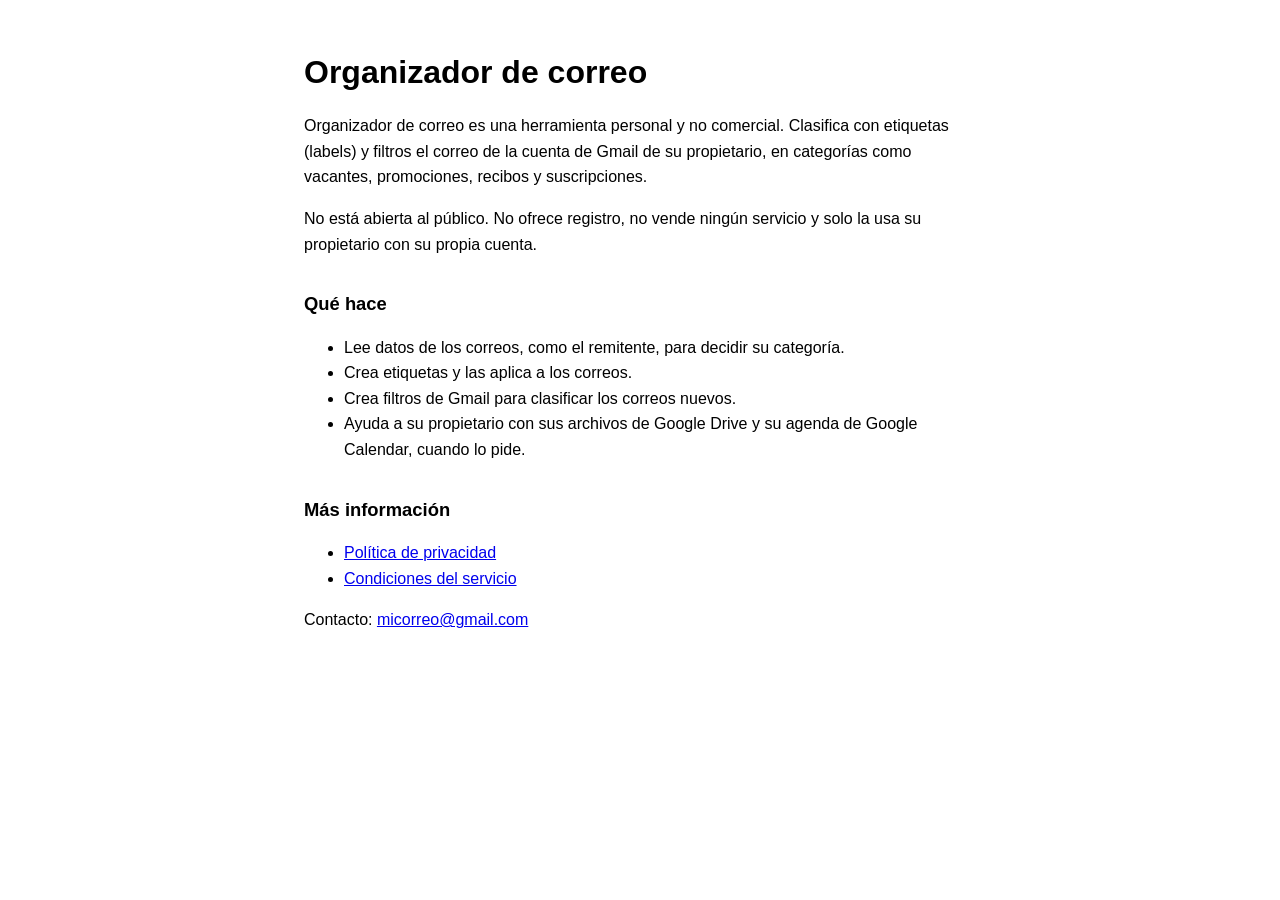
<file: index.html>
<!doctype html>
<html lang="es">
<head>
  <meta charset="utf-8">
  <meta name="viewport" content="width=device-width, initial-scale=1">
  <title>Organizador de correo</title>
  <link rel="stylesheet" href="estilos.css">
</head>
<body>
  <main>
    <h1>Organizador de correo</h1>
    <p>Organizador de correo es una herramienta personal y no comercial. Clasifica con etiquetas (labels) y filtros el correo de la cuenta de Gmail de su propietario, en categorías como vacantes, promociones, recibos y suscripciones.</p>
    <p>No está abierta al público. No ofrece registro, no vende ningún servicio y solo la usa su propietario con su propia cuenta.</p>
    <h2>Qué hace</h2>
    <ul>
      <li>Lee datos de los correos, como el remitente, para decidir su categoría.</li>
      <li>Crea etiquetas y las aplica a los correos.</li>
      <li>Crea filtros de Gmail para clasificar los correos nuevos.</li>
      <li>Ayuda a su propietario con sus archivos de Google Drive y su agenda de Google Calendar, cuando lo pide.</li>
    </ul>
    <h2>Más información</h2>
    <ul>
      <li><a href="privacy.html">Política de privacidad</a></li>
      <li><a href="terms.html">Condiciones del servicio</a></li>
    </ul>
    <p>Contacto: <a href="mailto:micorreo@gmail.com">micorreo@gmail.com</a></p>
  </main>
</body>
</html>
</file>
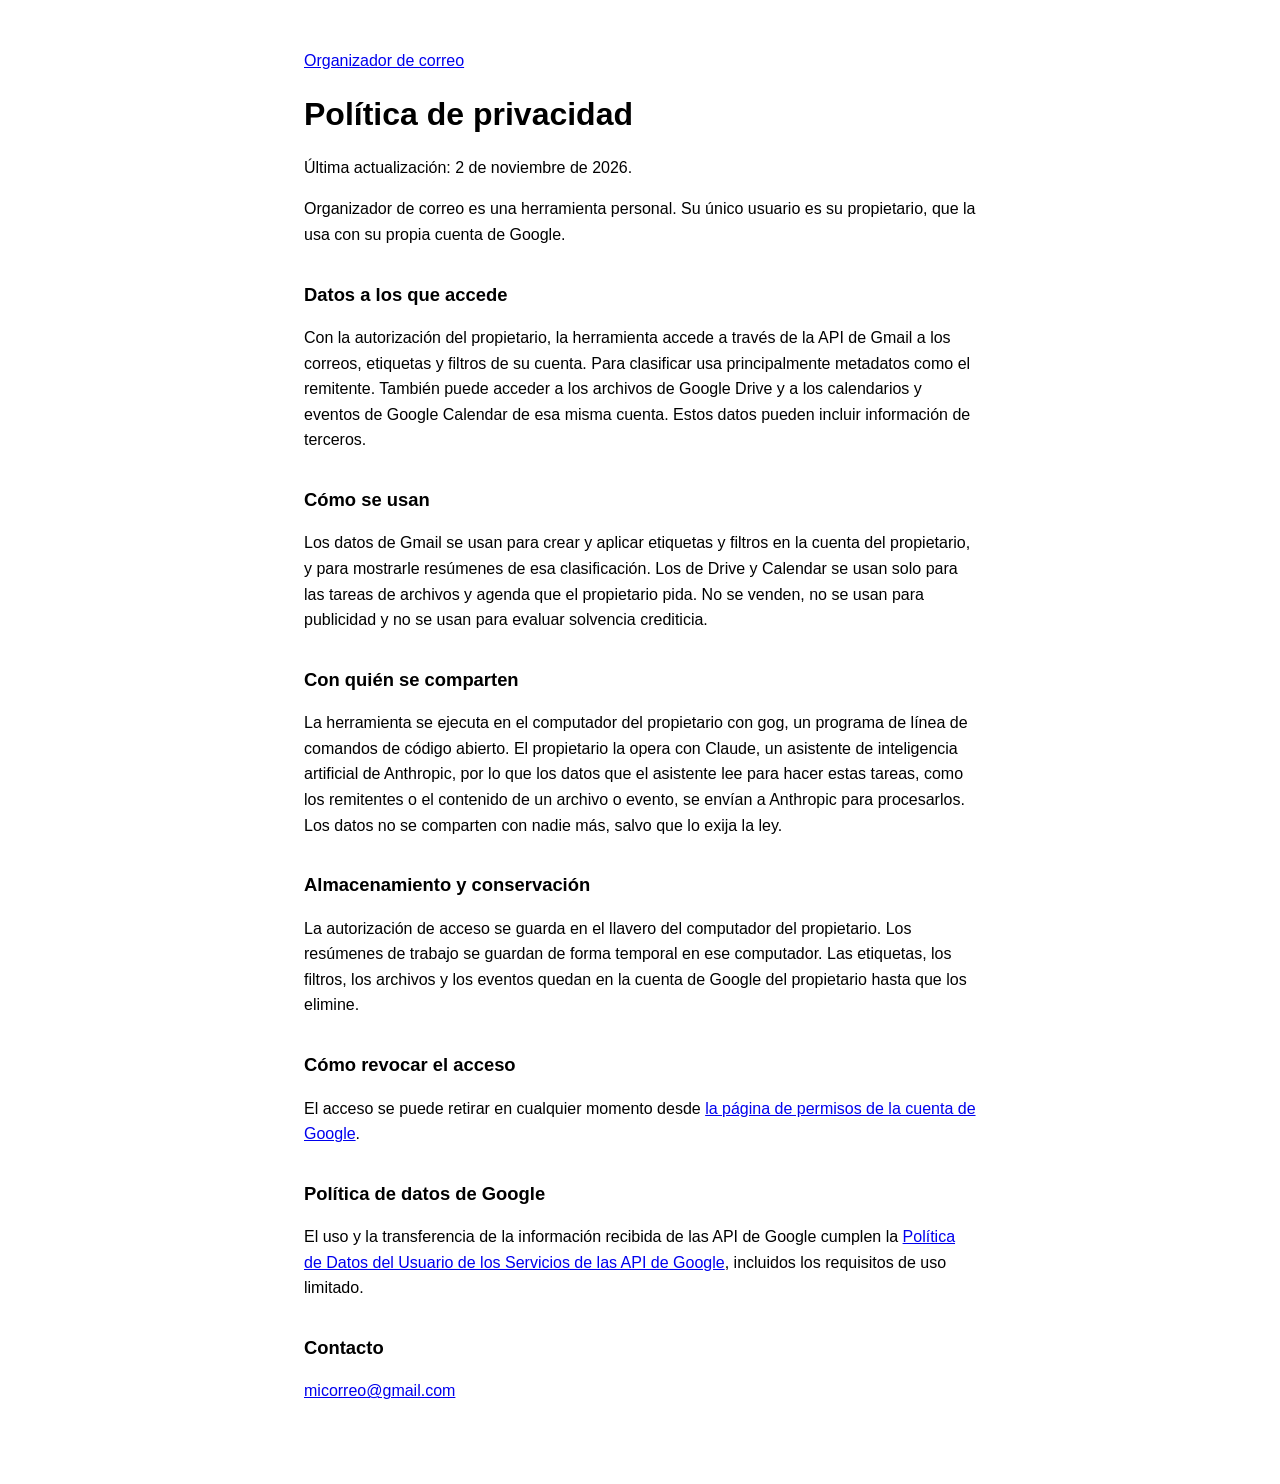
<file: privacy.html>
<!doctype html>
<html lang="es">
<head>
  <meta charset="utf-8">
  <meta name="viewport" content="width=device-width, initial-scale=1">
  <title>Política de privacidad</title>
  <link rel="stylesheet" href="estilos.css">
</head>
<body>
  <main>
    <p><a href="index.html">Organizador de correo</a></p>
    <h1>Política de privacidad</h1>
    <p>Última actualización: 2 de noviembre de 2026.</p>
    <p>Organizador de correo es una herramienta personal. Su único usuario es su propietario, que la usa con su propia cuenta de Google.</p>
    <h2>Datos a los que accede</h2>
    <p>Con la autorización del propietario, la herramienta accede a través de la API de Gmail a los correos, etiquetas y filtros de su cuenta. Para clasificar usa principalmente metadatos como el remitente. También puede acceder a los archivos de Google Drive y a los calendarios y eventos de Google Calendar de esa misma cuenta. Estos datos pueden incluir información de terceros.</p>
    <h2>Cómo se usan</h2>
    <p>Los datos de Gmail se usan para crear y aplicar etiquetas y filtros en la cuenta del propietario, y para mostrarle resúmenes de esa clasificación. Los de Drive y Calendar se usan solo para las tareas de archivos y agenda que el propietario pida. No se venden, no se usan para publicidad y no se usan para evaluar solvencia crediticia.</p>
    <h2>Con quién se comparten</h2>
    <p>La herramienta se ejecuta en el computador del propietario con gog, un programa de línea de comandos de código abierto. El propietario la opera con Claude, un asistente de inteligencia artificial de Anthropic, por lo que los datos que el asistente lee para hacer estas tareas, como los remitentes o el contenido de un archivo o evento, se envían a Anthropic para procesarlos. Los datos no se comparten con nadie más, salvo que lo exija la ley.</p>
    <h2>Almacenamiento y conservación</h2>
    <p>La autorización de acceso se guarda en el llavero del computador del propietario. Los resúmenes de trabajo se guardan de forma temporal en ese computador. Las etiquetas, los filtros, los archivos y los eventos quedan en la cuenta de Google del propietario hasta que los elimine.</p>
    <h2>Cómo revocar el acceso</h2>
    <p>El acceso se puede retirar en cualquier momento desde <a href="https://myaccount.google.com/permissions">la página de permisos de la cuenta de Google</a>.</p>
    <h2>Política de datos de Google</h2>
    <p>El uso y la transferencia de la información recibida de las API de Google cumplen la <a href="https://developers.google.com/terms/api-services-user-data-policy">Política de Datos del Usuario de los Servicios de las API de Google</a>, incluidos los requisitos de uso limitado.</p>
    <h2>Contacto</h2>
    <p><a href="mailto:micorreo@gmail.com">micorreo@gmail.com</a></p>
  </main>
</body>
</html>
</file>
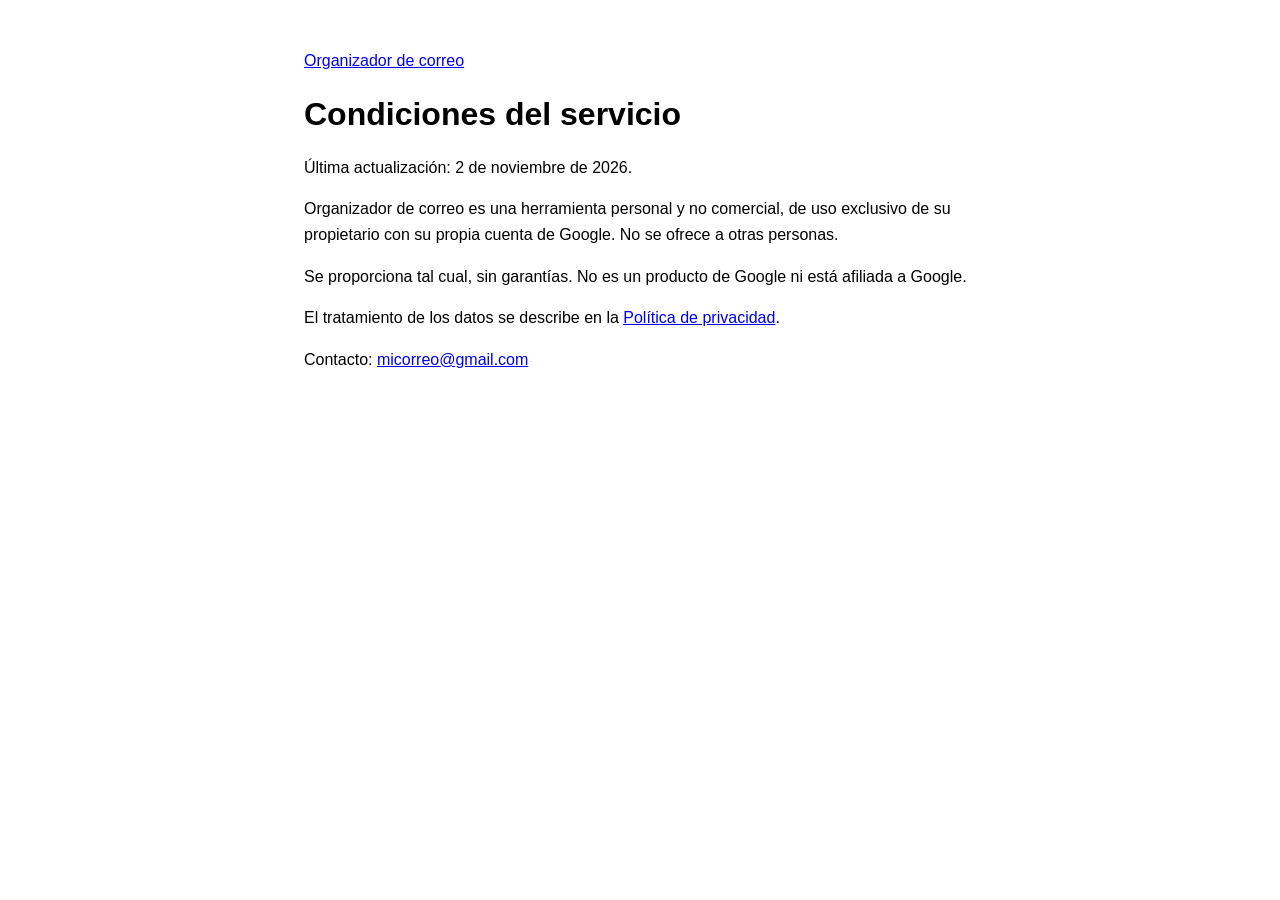
<file: terms.html>
<!doctype html>
<html lang="es">
<head>
  <meta charset="utf-8">
  <meta name="viewport" content="width=device-width, initial-scale=1">
  <title>Condiciones del servicio</title>
  <link rel="stylesheet" href="estilos.css">
</head>
<body>
  <main>
    <p><a href="index.html">Organizador de correo</a></p>
    <h1>Condiciones del servicio</h1>
    <p>Última actualización: 2 de noviembre de 2026.</p>
    <p>Organizador de correo es una herramienta personal y no comercial, de uso exclusivo de su propietario con su propia cuenta de Google. No se ofrece a otras personas.</p>
    <p>Se proporciona tal cual, sin garantías. No es un producto de Google ni está afiliada a Google.</p>
    <p>El tratamiento de los datos se describe en la <a href="privacy.html">Política de privacidad</a>.</p>
    <p>Contacto: <a href="mailto:micorreo@gmail.com">micorreo@gmail.com</a></p>
  </main>
</body>
</html>
</file>
<file: estilos.css>
:root {
  color-scheme: light dark;
}

body {
  margin: 0;
  font-family: -apple-system, BlinkMacSystemFont, "Segoe UI", Roboto, sans-serif;
  line-height: 1.6;
}

main {
  max-width: 42rem;
  margin: 0 auto;
  padding: 2rem 1rem 4rem;
}

h1 {
  line-height: 1.2;
}

h2 {
  margin-top: 2rem;
  font-size: 1.15rem;
}
</file>
